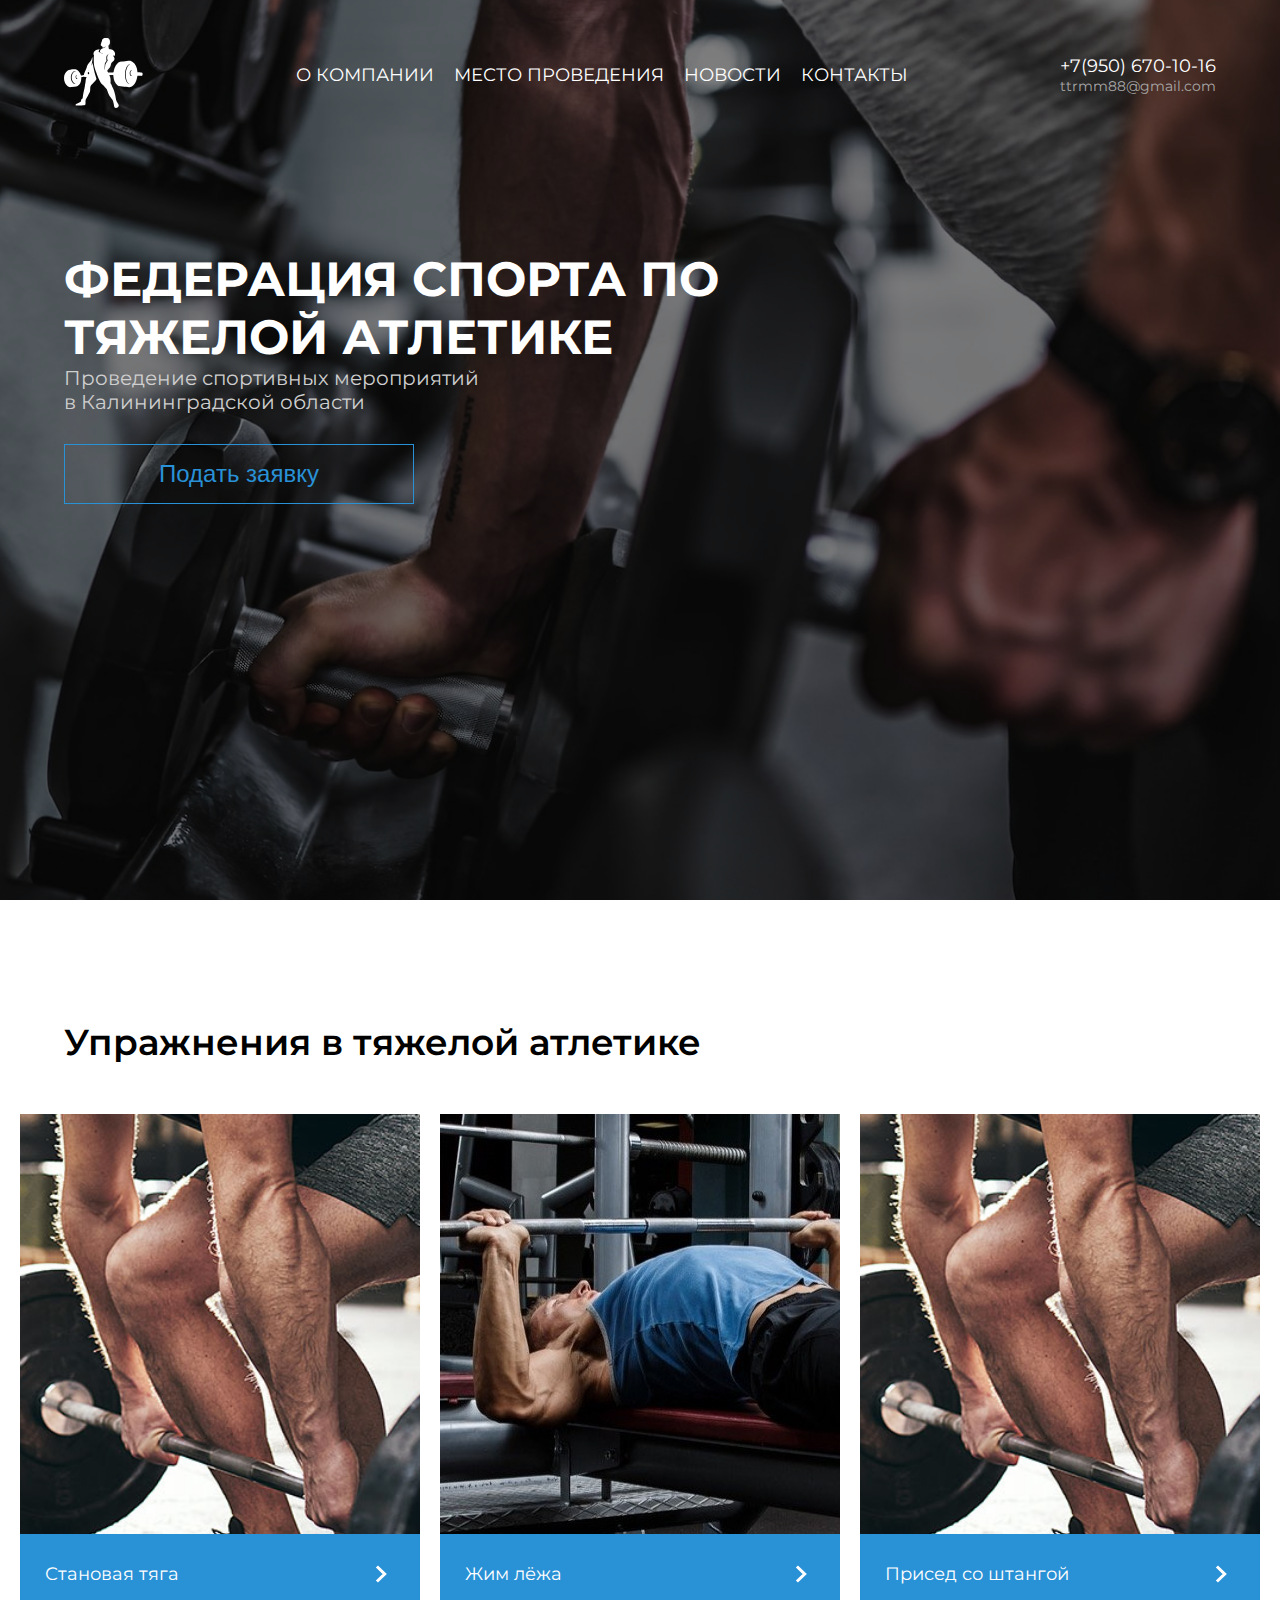
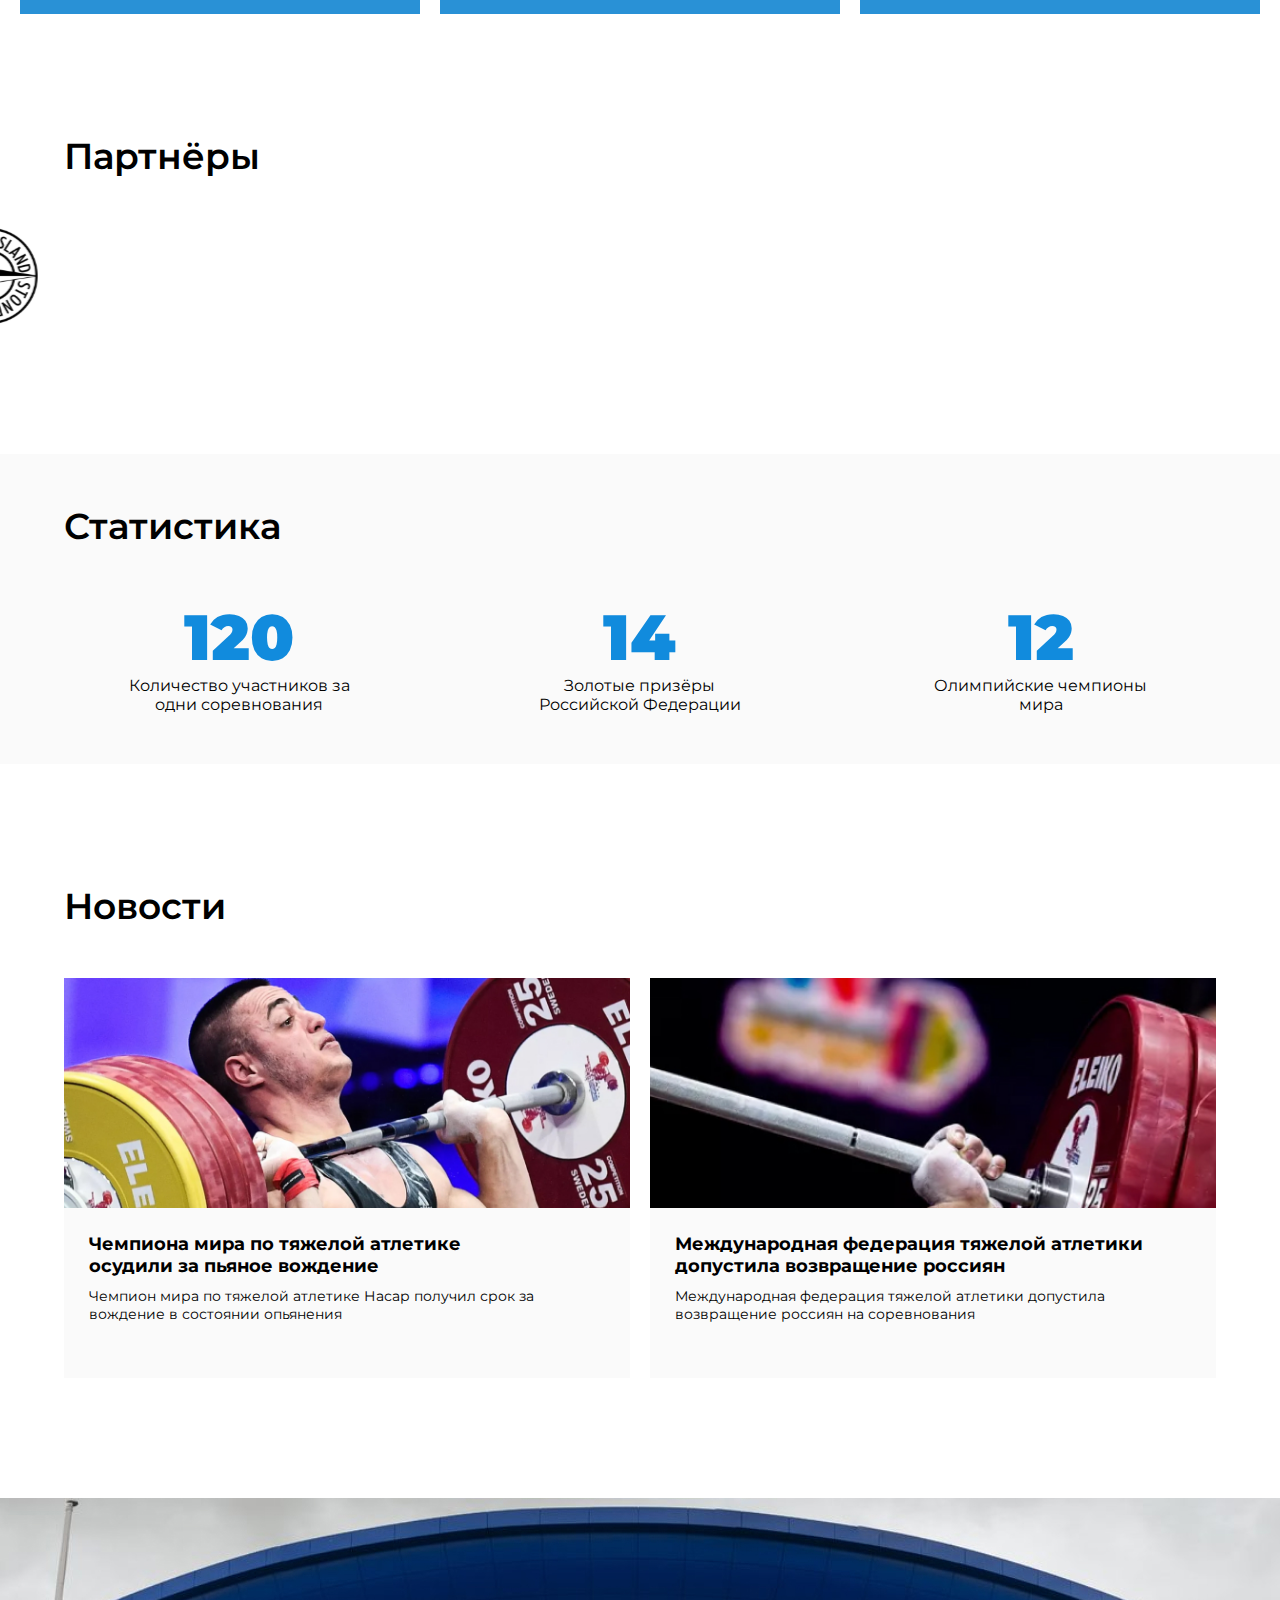
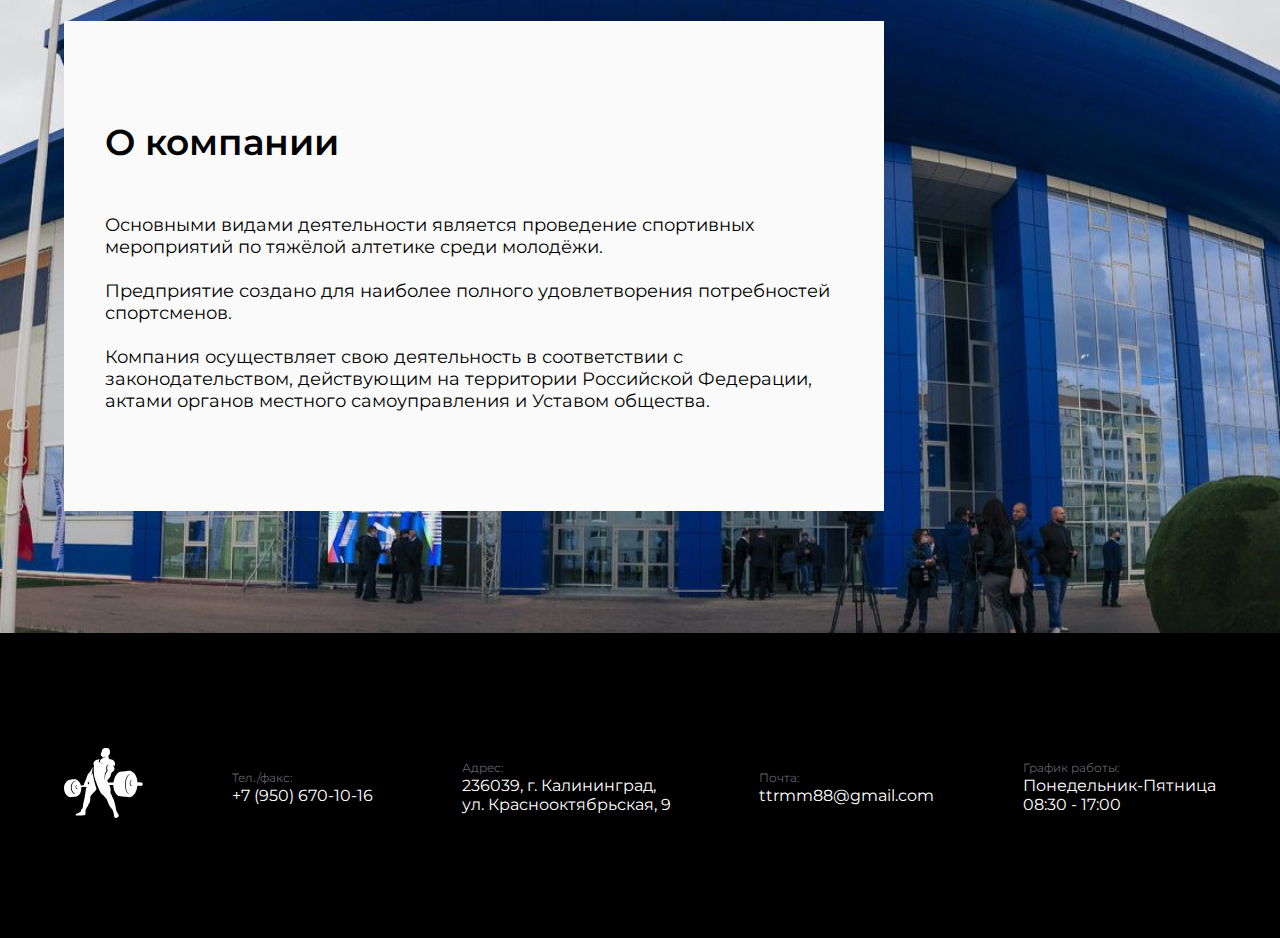
<file: index.html>
<!DOCTYPE html>
<html lang="ru">
<head>
    <meta charset="UTF-8">
    <meta http-equiv="X-UA-Compatible" content="IE=edge">
    <meta name="viewport" content="width=device-width, initial-scale=1.0">
    <title>Проведение спортивных мероприятий по тяжёлой атлетике</title>
    <link rel="shortcut icon" href="more/img/svg/shortcut.svg">
    <link rel="stylesheet" href="more/css/null.css">
    <link rel="stylesheet" href="more/css/header.css">
    <link rel="stylesheet" href="more/css/navbar.css">
    <link rel="stylesheet" href="more/css/main.css">
    <link rel="stylesheet" href="more/css/footer.css">
</head>
<body class="page-wrapper">
    <!-- HEADER -->
    <div class="header">
        <div class="container">
            <!-- NAVBAR -->
            <div class="navbar">
                <a href="/" class="navbar__brand-logo-link">
                    <img src="more/img/svg/logo.svg" alt="" class="navbar__brand-logo-image">
                </a>
                <div class="navbar__links">
                    <a href="#" class="navbar__link">О компании</a>
                    <a href="#" class="navbar__link">Место проведения</a>
                    <a href="#" class="navbar__link">Новости</a>
                    <a href="#" class="navbar__link">Контакты</a>
                </div>
                <div class="navbar__contacts">
                    <p class="navbar__phone-number">+7(950) 670-10-16</p>
                    <p class="navbar__mail-address">ttrmm88@gmail.com</p>
                </div>
            </div>
            <!-- /NAVBAR -->
            <div class="header__content">
                <h1>
                    федерация спорта по<br>
                    тяжелой атлетике
                </h1>
                <p class="h1__subtitle">
                    Проведение спортивных мероприятий<br>
                    в Калининградской области
                </p>
                <a href="#" class="apply__link">
                    <button class="apply__btn">Подать заявку</button>
                </a>
            </div>
        </div>
    </div>
    <!-- /HEADER -->

    <!-- MAIN -->
    <div class="main">
        <!-- EXERCICES -->
        <section class="exercises">
            <div class="container">
                <h2 class="section__title">Упражнения в тяжелой атлетике</h2>
            </div>
            <div class="section__content">
                <div class="exercises__items">
                    <div class="exercises__item">
                        <a href="#" class="exercices__link">
                            Становая тяга
                            <img src="more/img/svg/chevron-left.svg" alt="">
                        </a>
                    </div>
                    <div class="exercises__item">
                        <a href="#" class="exercices__link">
                            Жим лёжа
                            <img src="more/img/svg/chevron-left.svg" alt="">
                        </a>
                    </div>
                    <div class="exercises__item">
                        <a href="#" class="exercices__link">
                            Присед со штангой
                            <img src="more/img/svg/chevron-left.svg" alt="">
                        </a>
                    </div>
                </div>
            </div>
        </section>
        <!-- /EXERCICES -->

        <!-- PARTNERS -->
        <section class="partners">
            <div class="container">
                <h2 class="section__title">Партнёры</h2>
            </div>
            <div class="section__content">
                <marquee behavior="scroll" direction="right" width="100%">
                    <img src="more/img/svg/partners/1.svg" alt="">
                    <img src="more/img/svg/partners/2.svg" alt="">
                    <img src="more/img/svg/partners/3.svg" alt="">
                    <img src="more/img/svg/partners/4.svg" alt="">
                    <img src="more/img/svg/partners/5.svg" alt="">
                </marquee>
            </div>
        </section>
        <!-- /PARTNERS -->

        <!-- STATISTIC -->
        <section class="statistic">
            <div class="container">
                <h2 class="section__title">Статистика</h2>
                <div class="section__content">
                    <div class="statistic__items">
                        <div class="stat__item">
                            <h3 class="stat__number">120</h3>
                            <p class="stat__subtitle">Количество участников за одни соревнования</p>
                        </div>
                        <div class="stat__item">
                            <h3 class="stat__number">14</h3>
                            <p class="stat__subtitle">Золотые призёры Российской Федерации</p>
                        </div>
                        <div class="stat__item">
                            <h3 class="stat__number">12</h3>
                            <p class="stat__subtitle">Олимпийские чемпионы мира</p>
                        </div>
                    </div>
                </div>
            </div>
        </section>
        <!-- /STATISTIC -->

        <!-- NEWS -->
        <section class="news">
            <div class="container">
                <h2 class="section__title">Новости</h2>
                <div class="section__content">
                    <div class="news__items">
                        <div class="news__item">
                            <a href="#" class="news__link">
                                <h3 class="news__title">
                                    Чемпиона мира по тяжелой атлетике <br>осудили за пьяное вождение
                                </h3>
                                <p class="news__subtitle">
                                    Чемпион мира по тяжелой атлетике Насар получил срок за вождение в состоянии опьянения
                                </p>
                            </a>
                        </div>
                        <div class="news__item">
                            <a href="#" class="news__link">
                                <h3 class="news__title">
                                    Международная федерация тяжелой атлетики допустила возвращение россиян
                                </h3>
                                <p class="news__subtitle">
                                    Международная федерация тяжелой атлетики допустила возвращение россиян на соревнования
                                </p>
                            </a>
                        </div>
                    </div>
                </div>
            </div>
        </section>
        <!-- /NEWS -->

        <!-- ABOUT -->
        <section class="about">
            <div class="container">
                <div class="about__info-block">
                    <div class="container">
                        <h2 class="section__title">О компании</h2>
                        <div class="section__content">
                            Основными видами деятельности является проведение спортивных мероприятий по тяжёлой алтетике среди молодёжи.
                            <br>
                            <br>
                            Предприятие создано для наиболее полного удовлетворения потребностей спортсменов.
                            <br>
                            <br>
                            Компания осуществляет свою деятельность в соответствии с законодательством, действующим на территории Российской Федерации, актами органов местного самоуправления и Уставом общества.
                        </div>
                    </div>
                </div>
            </div>
        </section>
        <!-- /ABOUT -->
    </div>
    <!-- /MAIN -->

    <!-- FOOTER -->
    <div class="footer">
        <div class="container">
            <div class="footer__content">
                <a href="/" class="footer__brand-logo-link">
                    <img src="more/img/svg/logo.svg" alt="" class="footer__brand-logo-image">
                </a>
                <p class="footer__number">
                    <span>Тел./факс:</span><br>
                    +7 (950) 670-10-16
                </p>
                <p class="footer__address">
                    <span>Адрес:</span><br>
                    236039, г. Калининград,<br>
                    ул. Краснооктябрьская, 9
                </p>
                <p class="footer__mail">
                    <span>Почта:</span><br>
                    ttrmm88@gmail.com
                </p>
                <p class="footer__graphic">
                    <span>График работы:</span><br>
                    Понедельник-Пятница<br>
                    08:30 - 17:00
                </p>
            </div>
        </div>
    </div>
    <!-- /FOOTER -->
</body>
</html>
</file>
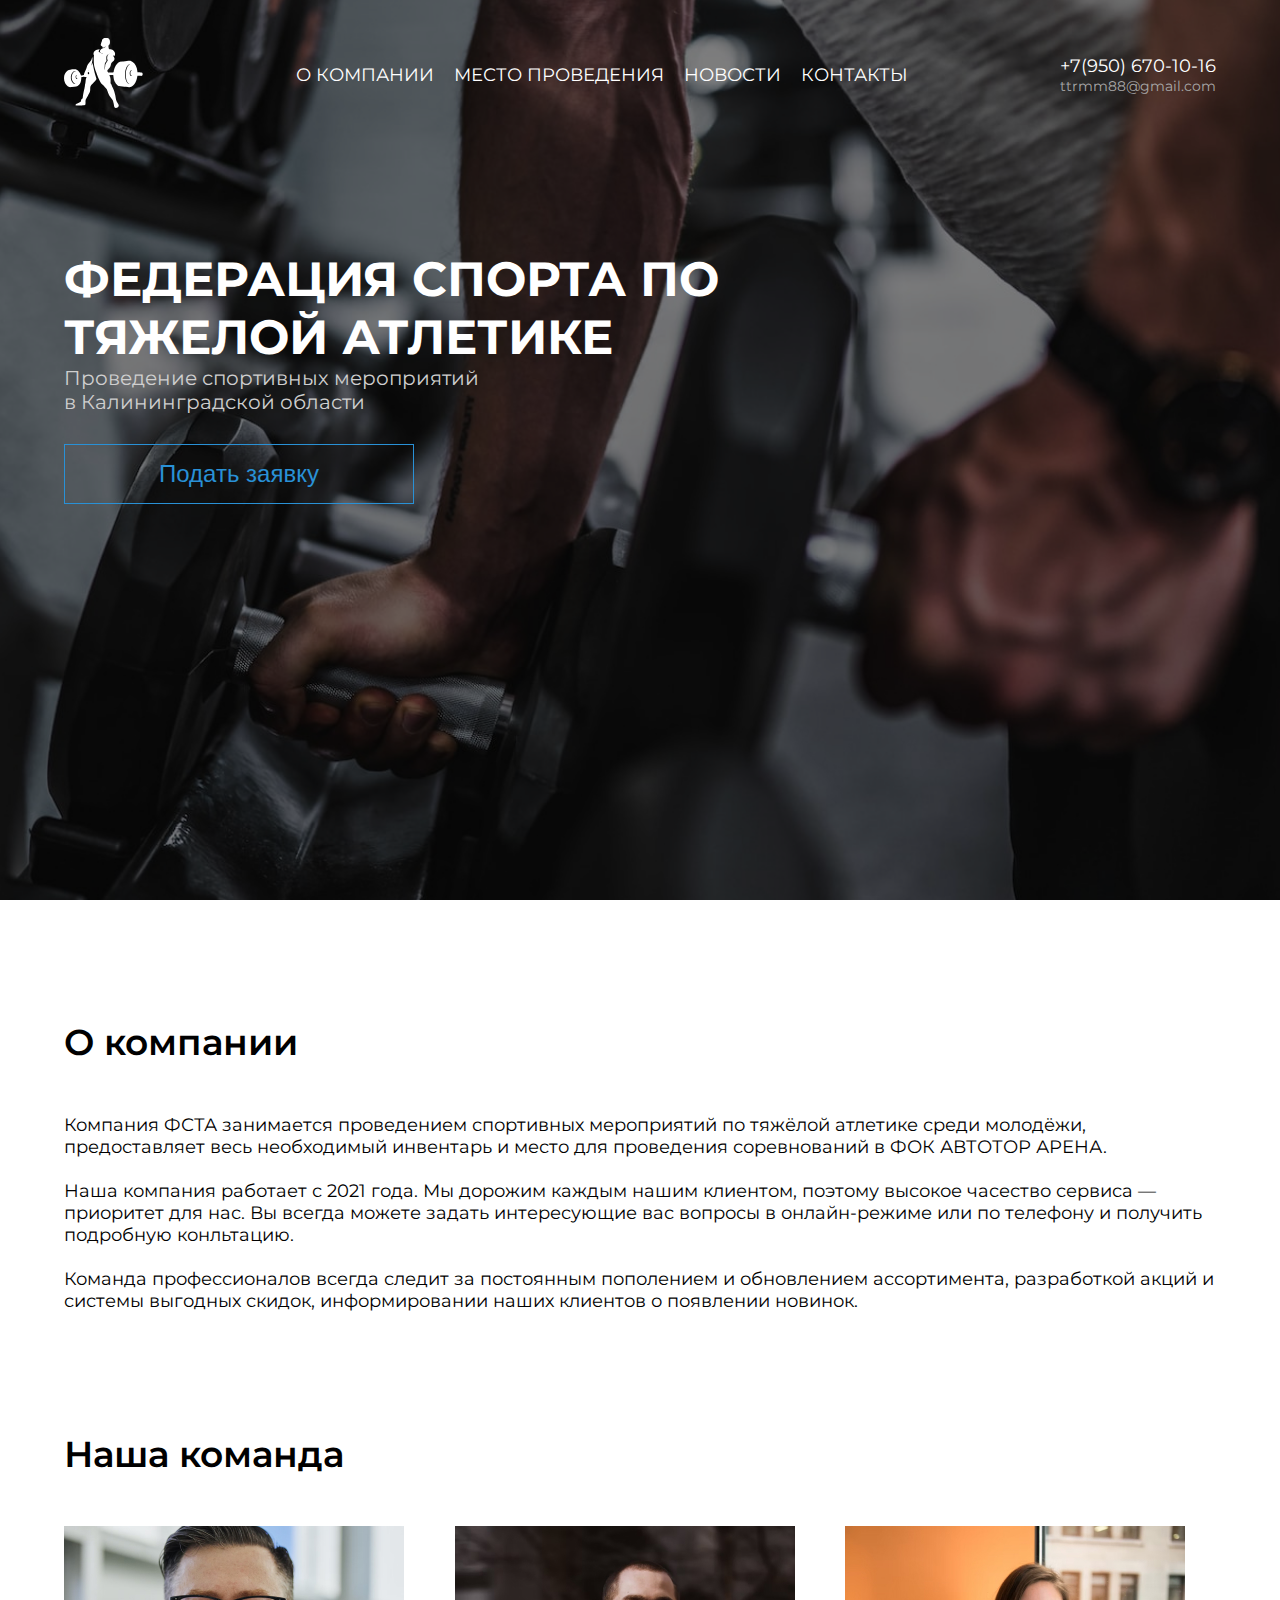
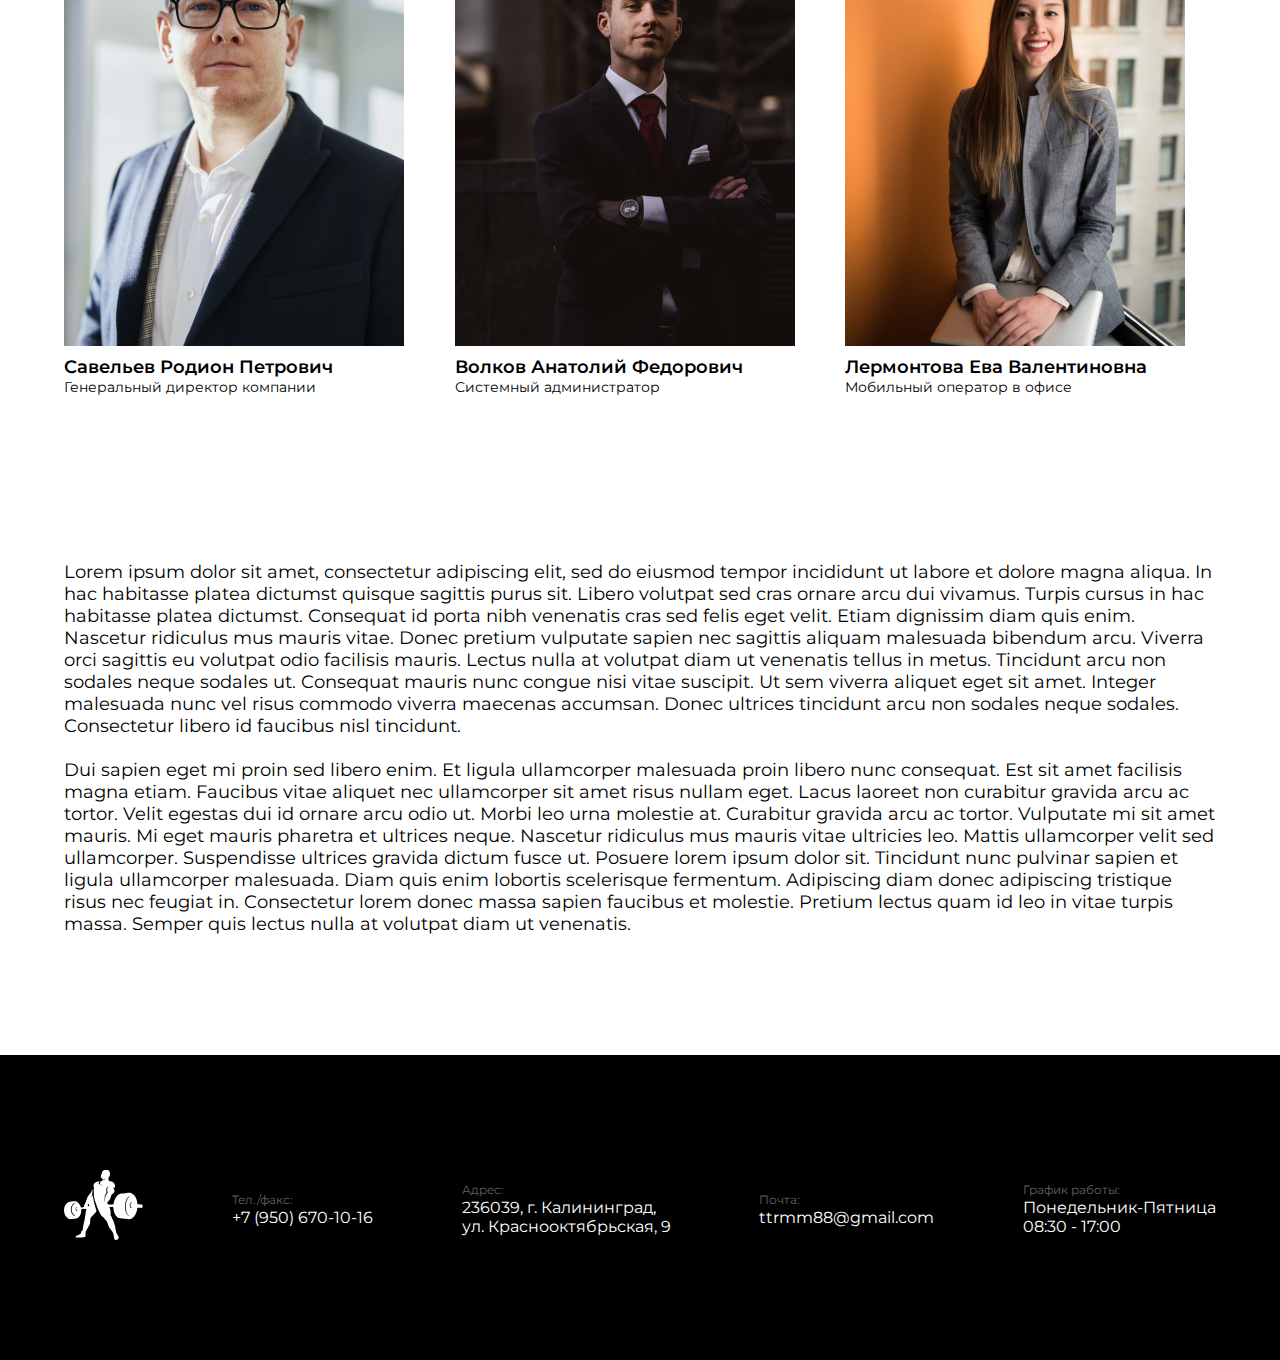
<file: company.html>
<!DOCTYPE html>
<html lang="ru">
<head>
    <meta charset="UTF-8">
    <meta http-equiv="X-UA-Compatible" content="IE=edge">
    <meta name="viewport" content="width=device-width, initial-scale=1.0">
    <title>Проведение спортивных мероприятий по тяжёлой атлетике</title>
    <link rel="stylesheet" href="more/css/null.css">
    <link rel="stylesheet" href="more/css/header.css">
    <link rel="stylesheet" href="more/css/navbar.css">
    <link rel="stylesheet" href="more/css/main.css">
    <link rel="stylesheet" href="more/css/footer.css">
</head>
<body class="page-wrapper">
    <!-- HEADER -->
    <div class="header">
        <div class="container">
            <!-- NAVBAR -->
            <div class="navbar">
                <a href="/" class="navbar__brand-logo-link">
                    <img src="more/img/svg/logo.svg" alt="" class="navbar__brand-logo-image">
                </a>
                <div class="navbar__links">
                    <a href="#" class="navbar__link">О компании</a>
                    <a href="#" class="navbar__link">Место проведения</a>
                    <a href="#" class="navbar__link">Новости</a>
                    <a href="#" class="navbar__link">Контакты</a>
                </div>
                <div class="navbar__contacts">
                    <p class="navbar__phone-number">+7(950) 670-10-16</p>
                    <p class="navbar__mail-address">ttrmm88@gmail.com</p>
                </div>
            </div>
            <!-- /NAVBAR -->
            <div class="header__content">
                <h1>
                    федерация спорта по<br>
                    тяжелой атлетике
                </h1>
                <p class="h1__subtitle">
                    Проведение спортивных мероприятий<br>
                    в Калининградской области
                </p>
                <a href="#" class="apply__link">
                    <button class="apply__btn">Подать заявку</button>
                </a>
            </div>
        </div>
    </div>
    <!-- /HEADER -->

    <!-- MAIN -->
    <div class="main" style="padding-bottom: 120px;">
        <section class="company">
            <div class="container">
                <h2 class="section__title">О компании</h2>
                <div class="section__content">
                    <p>
                        Компания ФСТА занимается проведением спортивных мероприятий по тяжёлой атлетике среди молодёжи, предоставляет весь необходимый инвентарь и место для проведения соревнований в ФОК АВТОТОР АРЕНА.
                        <br>
                        <br>
                        Наша компания работает с 2021 года. Мы дорожим каждым нашим клиентом, поэтому высокое часество сервиса — приоритет для нас. Вы всегда можете задать интересующие вас вопросы в онлайн-режиме или по телефону и получить подробную конльтацию.
                        <br>
                        <br>
                        Команда профессионалов всегда следит за постоянным пополением и обновлением ассортимента, разработкой акций и системы выгодных скидок, информировании наших клиентов о появлении новинок. 
                    </p>
                </div>
                <h2 class="section__title" style="margin-top: 120px;">Наша команда</h2>
                <div class="section__content">
                    <div class="team__items">
                        <div class="team__item">
                            <img src="more/img/jpg/team/1.jpg" alt="">
                            <p class="team__name">Савельев Родион Петрович</p>
                            <p class="team__job">Генеральный директор компании</p>
                        </div>
                        <div class="team__item">
                            <img src="more/img/jpg/team/2.jpg" alt="">
                            <p class="team__name">Волков Анатолий Федорович</p>
                            <p class="team__job">Системный администратор</p>
                        </div>
                        <div class="team__item">
                            <img src="more/img/jpg/team/3.jpg" alt="">
                            <p class="team__name">Лермонтова Ева Валентиновна</p>
                            <p class="team__job">Мобильный оператор в офисе</p>
                        </div>
                    </div>
                </div>
                <p style="margin-top: 120px;">
                    Lorem ipsum dolor sit amet, consectetur adipiscing elit, sed do eiusmod tempor incididunt ut labore et dolore magna aliqua. In hac habitasse platea dictumst quisque sagittis purus sit. Libero volutpat sed cras ornare arcu dui vivamus. Turpis cursus in hac habitasse platea dictumst. Consequat id porta nibh venenatis cras sed felis eget velit. Etiam dignissim diam quis enim. Nascetur ridiculus mus mauris vitae. Donec pretium vulputate sapien nec sagittis aliquam malesuada bibendum arcu. Viverra orci sagittis eu volutpat odio facilisis mauris. Lectus nulla at volutpat diam ut venenatis tellus in metus. Tincidunt arcu non sodales neque sodales ut. Consequat mauris nunc congue nisi vitae suscipit. Ut sem viverra aliquet eget sit amet. Integer malesuada nunc vel risus commodo viverra maecenas accumsan. Donec ultrices tincidunt arcu non sodales neque sodales. Consectetur libero id faucibus nisl tincidunt.
                    <br>
                    <br>
                    Dui sapien eget mi proin sed libero enim. Et ligula ullamcorper malesuada proin libero nunc consequat. Est sit amet facilisis magna etiam. Faucibus vitae aliquet nec ullamcorper sit amet risus nullam eget. Lacus laoreet non curabitur gravida arcu ac tortor. Velit egestas dui id ornare arcu odio ut. Morbi leo urna molestie at. Curabitur gravida arcu ac tortor. Vulputate mi sit amet mauris. Mi eget mauris pharetra et ultrices neque. Nascetur ridiculus mus mauris vitae ultricies leo. Mattis ullamcorper velit sed ullamcorper. Suspendisse ultrices gravida dictum fusce ut. Posuere lorem ipsum dolor sit. Tincidunt nunc pulvinar sapien et ligula ullamcorper malesuada. Diam quis enim lobortis scelerisque fermentum. Adipiscing diam donec adipiscing tristique risus nec feugiat in. Consectetur lorem donec massa sapien faucibus et molestie. Pretium lectus quam id leo in vitae turpis massa. Semper quis lectus nulla at volutpat diam ut venenatis.
                </p>
            </div>
        </section>
    </div>
    <!-- /MAIN -->

    <!-- FOOTER -->
    <div class="footer">
        <div class="container">
            <div class="footer__content">
                <a href="/" class="footer__brand-logo-link">
                    <img src="more/img/svg/logo.svg" alt="" class="footer__brand-logo-image">
                </a>
                <p class="footer__number">
                    <span>Тел./факс:</span><br>
                    +7 (950) 670-10-16
                </p>
                <p class="footer__address">
                    <span>Адрес:</span><br>
                    236039, г. Калининград,<br>
                    ул. Краснооктябрьская, 9
                </p>
                <p class="footer__mail">
                    <span>Почта:</span><br>
                    ttrmm88@gmail.com
                </p>
                <p class="footer__graphic">
                    <span>График работы:</span><br>
                    Понедельник-Пятница<br>
                    08:30 - 17:00
                </p>
            </div>
        </div>
    </div>
    <!-- /FOOTER -->
</body>
</html>
</file>
<file: more/css/null.css>
@import url('https://fonts.googleapis.com/css2?family=Montserrat:ital,wght@0,300;0,400;0,500;0,700;0,800;0,900;1,100;1,200&display=swap');

*,
::after,
*::before {
    box-sizing: border-box;
    margin: 0;
    padding: 0;
}

body,
html {
    font-family: 'Montserrat', sans-serif;
    font-size: 18px;
    background: #fff;
    color: #000;
}

.container {
    width: 100%;
    max-width: 90%;
    margin: auto;
}

/* STYLES FOR SECTIONS */
section {
    margin-top: 120px;
}

.section__title {
    font-size: 36px;
    font-weight: 600;
}

.section__content {
    margin-top: 50px;
}
/* /STYLES FOR SECTIONS */
</file>
<file: more/css/header.css>
/* HEADER */
.header {
    width: 100%;
    height: 100vh;
    position: relative;
    color: #fff;
    background: url("../img/jpg/header-bg.jpg") center no-repeat;
    background-size: cover;
}

.header::before {
    position: absolute;
    z-index: 2;
    content: "";
    left: 0;
    top: 0;
    bottom: 0;
    right: 0;
    background: rgba(0, 0, 0, .5);
}

.header__content {
    margin-top: 100px;
    position: relative;
    z-index: 3;
}

h1 {
    text-transform: uppercase;
    font-size: 48px;
}

.h1__subtitle {
    color: #CFCFCF;
    font-size: 20px;
}

.apply__btn {
    margin-top: 30px;
    width: 350px;
    height: 60px;
    background: none;
    border: 1px solid #2991D6;
    color: #2991D6;
    font-size: 24px;
    cursor: pointer;
    transition: .3s all;
}

.apply__btn:hover {
    color: #fff;
    background: #2991D6;
}
/* /HEADER */

/* HEADER MEDIA QUERIES */
@media only screen and (max-width: 1000px) {
    .header {
        height: 600px;
    }

    h1 {
        font-size: 36px;
    }

    .h1__subtitle {
        font-size: 14px;
    }

    .apply__btn {
        width: 250px;
        font-size: 16px;
    }
}
/* /HEADER MEDIA QUERIES */
</file>
<file: more/css/navbar.css>
/* NAVBAR */
.navbar {
    position: relative;
    width: 100%;
    height: 150px;
    display: flex;
    align-items: center;
    justify-content: space-between;
    z-index: 3;
}

.navbar__links {
    display: flex;
    column-gap: 20px;
}

.navbar__link {
    text-decoration: none;
    color: #fff;
    text-transform: uppercase;
    transition: .3s all;
}

.navbar__link:hover {
    color: #2991D6;
}

.navbar__contacts {
    text-align: right;
}

.navbar__mail-address {
    font-size: 14px;
    color: #a8a8a8;
}
/* /NAVBAR */

/* NAVBAR MEDIA QUERIES */
@media only screen and (max-width: 1000px) {
    .navbar__links {
        display: none;
    }
}
/* /NAVBAR MEDIA QUERIES */
</file>
<file: more/css/main.css>
/* EXERCICES */
.exercises__items {
    padding: 0 20px;
    display: grid;
    grid-template-columns: repeat(3, 1fr);
    grid-template-rows: 500px;
    grid-gap: 20px;
}

.exercises__item {
    position: relative;
}

.exercises__item:hover .exercices__link {
    background: #32A1DF;
}

.exercises__item:nth-last-of-type(1) {
    background: url("../img/jpg/exercices/exercices-1.jpg") center no-repeat;
    background-size: cover;
}

.exercises__item:nth-last-of-type(2) {
    background: url("../img/jpg/exercices/exercices-2.jpg") center no-repeat;
    background-size: cover;
}

.exercises__item:nth-last-of-type(3) {
    background: url("../img/jpg/exercices/exercices-1.jpg") center no-repeat;
    background-size: cover;
}

.exercices__link {
    position: absolute;
    width: 100%;
    height: 80px;
    background: #2991D6;
    bottom: 0;
    display: flex;
    align-items: center;
    padding: 0 25px;
    text-decoration: none;
    color: #fff;
    transition: .3s all;
    justify-content: space-between;
}

/* EXERCICES MEDIA QUERIES */
@media only screen and (max-width: 1200px) {
    .exercises__items {
        grid-template-columns: repeat(3, 1fr);
        grid-template-rows: 300px;
    }
}

@media only screen and (max-width: 650px) {
    .exercises__items {
        grid-template-columns: 1fr;
        grid-template-rows: repeat(3, 200px);
    }

    .exercices__link {
        height: 50px;
        font-size: 12px;
    }
}
/* /EXERCICES MEDIA QUERIES */
/* /EXERCICES */

/* PARTNERS */
marquee img {
    margin: 0 20px;
}
/* /PARTNERS */

/* STATISTIC */
.statistic {
    padding: 50px 0;
    background: #FAFAFA;
}

.statistic__items {
    display: grid;
    grid-template-columns: repeat(3, 1fr);
    grid-template-rows: auto;
    column-gap: 50px;
}

.stat__item {
    text-align: center;
}

.stat__number {
    font-size: 64px;
    font-weight: 900;
    color: #118BDD;
}

.stat__subtitle {
    width: 70%;
    margin: auto;
    font-size: 16px;
}

/* STATISTIC MEDIA QUERIES */
@media only screen and (max-width: 900px) {
    .statistic__items {
        display: grid;
        grid-template-columns: repeat(2, 1fr);
        grid-template-rows: repeat(2, 1fr);
        grid-gap: 50px;
    }

    @media only screen and (max-width: 900px) {
        .statistic__items {
            display: grid;
            grid-template-columns: 1fr;
            grid-template-rows: repeat(3, 1fr);
            grid-gap: 50px;
        }
    }
}
/* /STATISTIC MEDIA QUERIES */
/* /STATISTIC */

/* NEWS */
.news__items {
    display: grid;
    grid-template-columns: repeat(2, 1fr);
    grid-template-rows: 400px;
    grid-gap: 20px;
}

.news__item {
    position: relative;
}

.news__item:hover .news__title {
    color: #118BDD;
}

.news__item:nth-last-of-type(1) {
    background: url("../img/jpg/news/news-2.jpg") center no-repeat;
    background-size: cover;
}

.news__item:nth-last-of-type(2) {
    background: url("../img/jpg/news/news-1.jpg") center no-repeat;
    background-size: cover;
}

.news__link {
    position: absolute;
    width: 100%;
    height: 170px;
    background: #FAFAFA;
    bottom: 0;
    text-decoration: none;
    color: #000;
    padding: 25px;
}

.news__title {
    font-size: 18px;
    transition: .3s all;
}

.news__subtitle {
    margin-top: 10px;
    font-size: 14px;
}

/* STATISTIC MEDIA QUERIES */
@media only screen and (max-width: 805px) {
    .news__subtitle {
        display: none;
    }
}

@media only screen and (max-width: 750px) {
    .news__items {
        grid-template-columns: 1fr;
        grid-template-rows: repeat(2, 300px);
        grid-gap: 20px;
    }
}
/* /STATISTIC MEDIA QUERIES */
/* /NEWS */

/* ABOUT */
.about {
    width: 100%;
    height: 735px;
    background: url("../img/jpg/about-bg.jpg") center no-repeat;
    display: flex;
    align-items: center;
}

.about__info-block {
    width: 820px;
    height: 490px;
    background: #FAFAFA;
    display: flex;
    align-items: center;
}

/*  ABOUT MEDIA QUERIES */
@media only screen and (max-width: 900px) {
    .about__info-block {
        width: 100%;
    }
}
/* /ABOUT MEDIA QUERIES */
/* /ABOUT */

/* STYLES FOR COMPANY.HTML */
.team__items {
    display: grid;
    grid-template-columns: repeat(3, 1fr);
    grid-template-rows: 515px;
    grid-gap: 20px;
}

.team__name {
    margin-top: 5px;
    font-size: 18px;
    font-weight: 600;
}

.team__job {
    font-size: 14px;
}
/* /STYLES FOR COMPANY.HTML */
</file>
<file: more/css/footer.css>
/* FOOTER */
.footer {
    width: 100%;
    height: 305px;
    background: #000;
}

.footer__content {
    display: flex;
    align-items: center;
    height: 305px;
    justify-content: space-between;
}

.footer__content p {
    color: #fff;
    font-size: 16px;
}

.footer__content span {
    font-size: 12px;
    color: #606269;
}

/* /FOOTER */

/* FOOTER MEDIA QUERIES */
@media only screen and (max-width: 1000px) {
    .footer {
        height: 320px;
    }
    .footer__content {
        display: grid;
        text-align: center;
        justify-content: center;
        align-items: center;
        height: 320px;
    }

    .footer__content p {
        font-size: 14px;
    }

    .footer__content span {
        font-size: 10px;
    }
}
/* /FOOTER MEDIA QUERIES */
</file>
